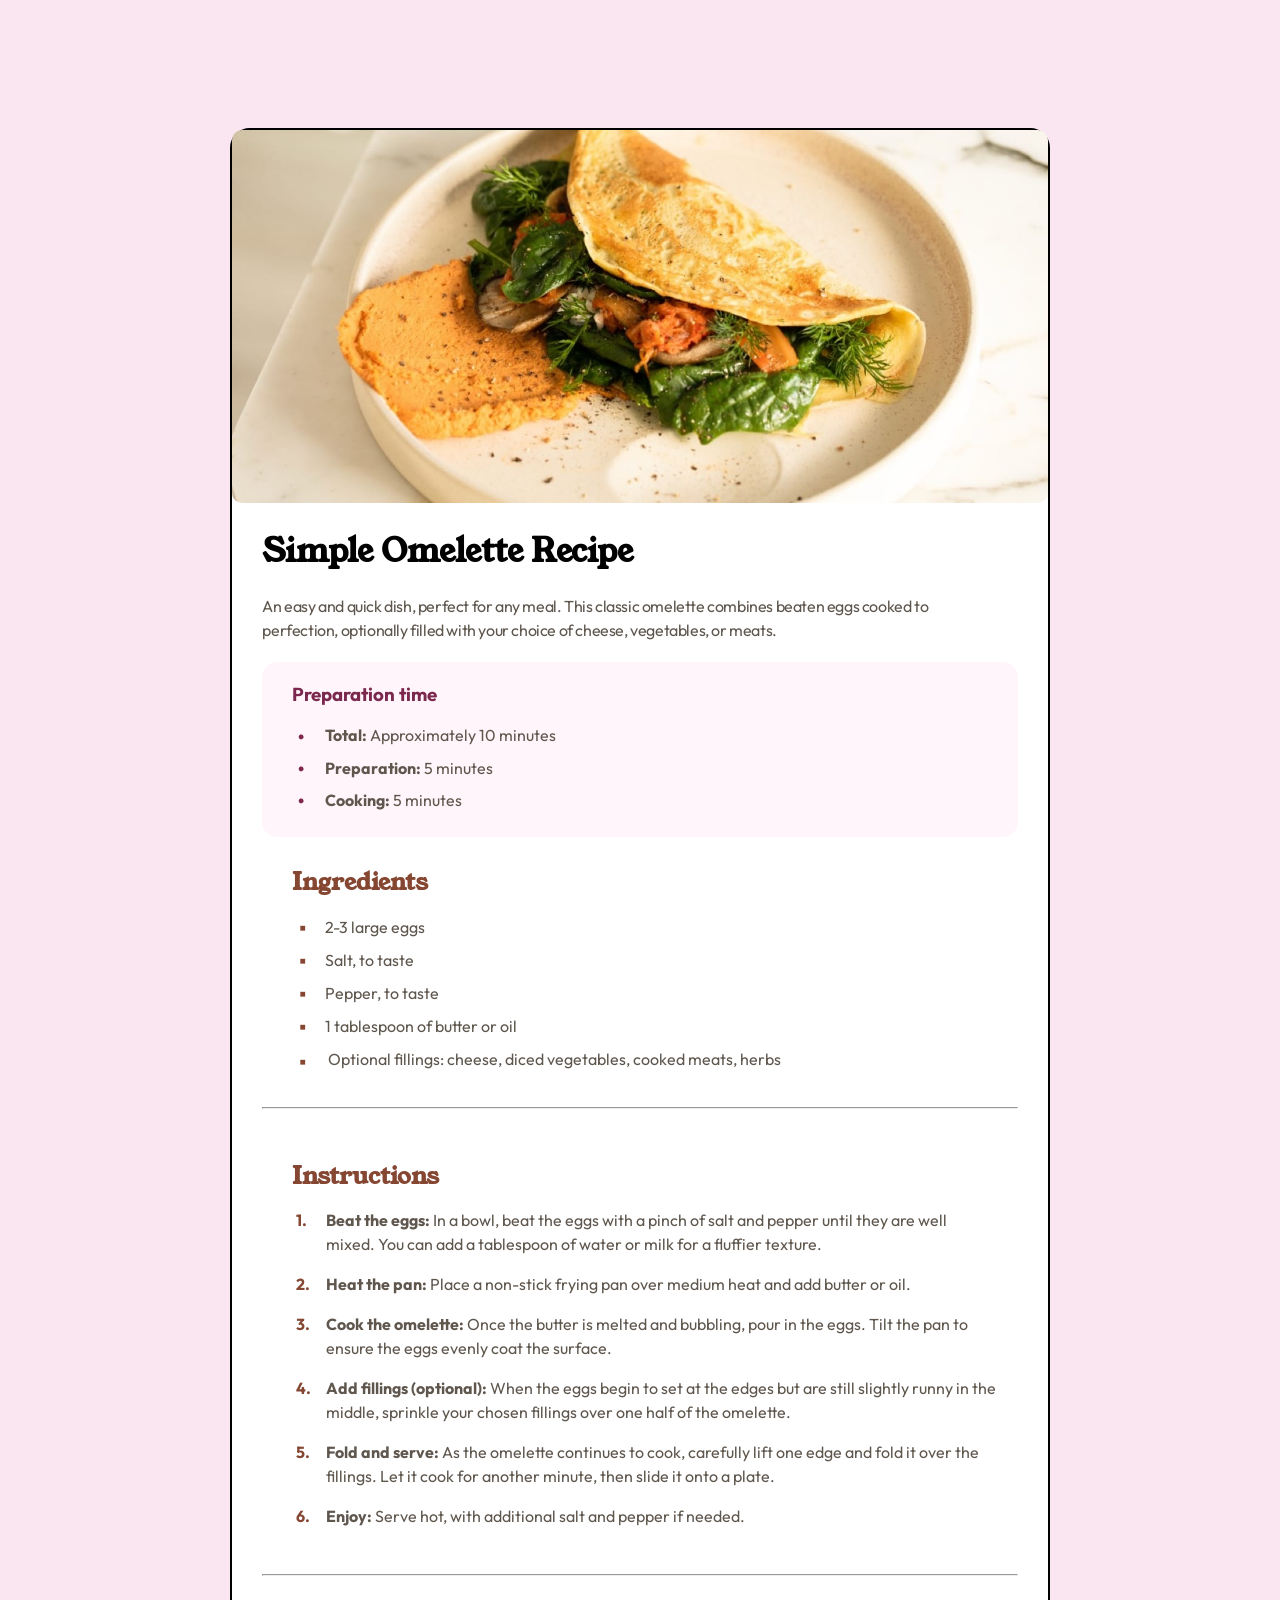
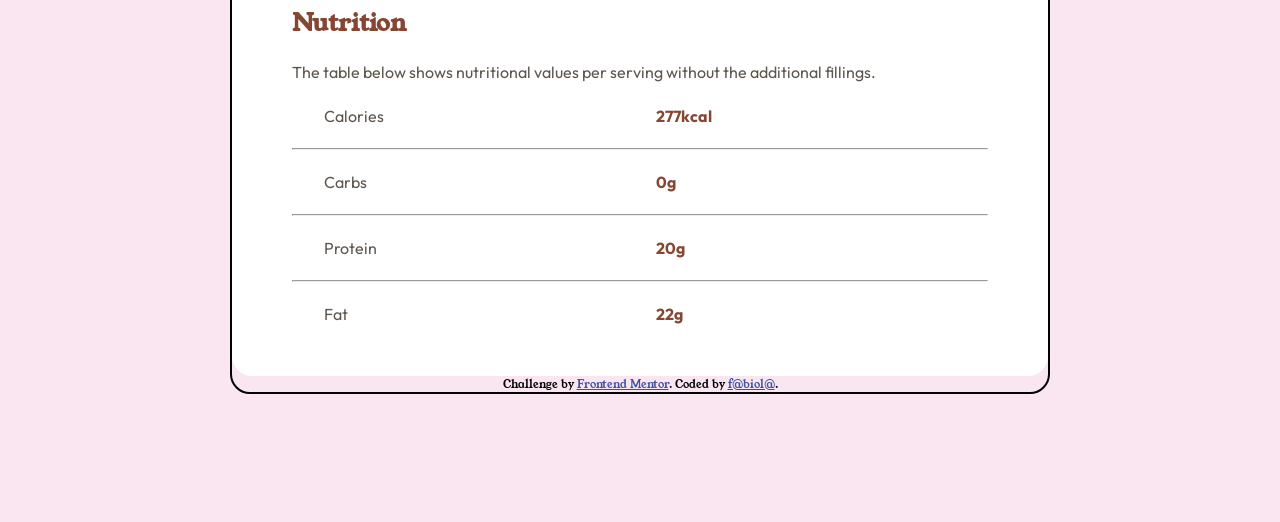
<file: index.html>
<!doctype html>
<html lang="en">
  <head>
    <meta charset="UTF-8" />
    <meta name="viewport" content="width=device-width, initial-scale=1.0" />
    <!-- displays site properly based on user's device -->

    <link
      rel="icon"
      type="image/png"
      sizes="32x32"
      href="./assets/images/favicon-32x32.png"
    />
    <link rel="preconnect" href="https://fonts.googleapis.com" />
    <link rel="preconnect" href="https://fonts.gstatic.com" crossorigin />
    <link
      href="https://fonts.googleapis.com/css2?family=Outfit:wght@100..900&family=Young+Serif&display=swap"
      rel="stylesheet"
    />
    <link rel="stylesheet" href="style.css" />
    <title>Frontend Mentor | Recipe page</title>

    <!-- Feel free to remove these styles or customise in your own stylesheet 👍 -->
    <style>
      .attribution {
        font-size: 11px;
        text-align: center;
      }
      .attribution a {
        color: hsl(228, 45%, 44%);
      }
    </style>
  </head>
  <body>
    <div class="component">
      <header>
        <section class="head">
          <div class="headImg">
            <img
              src="assets/images/image-omelette.jpeg"
              alt="omelette légumes"
            />
          </div>
          <div class="headText">
            <h1>Simple Omelette Recipe</h1>
            <p>
              An easy and quick dish, perfect for any meal. This classic
              omelette combines beaten eggs cooked to perfection, optionally
              filled with your choice of cheese, vegetables, or meats.
            </p>
          </div>
          <div class="preparation">
            <h2>Preparation time</h2>
            <ul>
              <li><span>Total:</span> Approximately 10 <em>minutes</em></li>
              <li><span>Preparation:</span> 5 minutes</li>
              <li><span>Cooking:</span> 5 minutes</li>
            </ul>
          </div>
        </section>
        <section class="ingredients">
          <h2>Ingredients</h2>
          <ul>
            <li>2-3 large eggs</li>
            <li>Salt, to taste</li>
            <li>Pepper, to taste</li>
            <li>1 tablespoon of butter or oil</li>
            <li>
              Optional fillings: cheese, diced
              <em>vegetables, cooked meats, herbs</em>
            </li>
          </ul>
        </section>
        <div class="straight">
          <hr />
        </div>
      </header>
      <main>
        <section class="instructions">
          <h2>Instructions</h2>
          <ol>
            <li>
              <span>Beat the eggs:</span> In a bowl, beat the eggs with a pinch
              of salt and pepper until they are well mixed. You can add a
              tablespoon of water or milk for a fluffier texture.
            </li>
            <li>
              <strong>Heat the pan:</strong> Place a non-stick frying pan over
              medium heat and add butter or oil.
            </li>
            <li>
              <span>Cook the omelette:</span> Once the butter is melted and
              bubbling, pour in the eggs. Tilt the pan to ensure the eggs evenly
              coat the surface.
            </li>
            <li>
              <span>Add fillings (optional):</span> When the eggs begin to set
              at the edges but are still slightly runny in the middle, sprinkle
              your chosen fillings over one half of the omelette.
            </li>
            <li>
              <span>Fold and serve:</span> As the omelette continues to cook,
              carefully lift one edge and fold it over the fillings. Let it cook
              for another minute, then slide it onto a plate.
            </li>
            <li>
              <span>Enjoy:</span> Serve hot, with additional salt and pepper if
              needed.
            </li>
          </ol>
        </section>
        <div class="straight">
          <hr />
        </div>
      </main>
      <footer>
        <section class="nutrition">
          <h2>Nutrition</h2>
          <p>
            The table below shows nutritional values per serving without the
            additional fillings.
          </p>
          <div class="table">
            <p>Calories</p>
            <p class="mesure">277kcal</p>
          </div>
          <hr />
          <div class="table">
            <p>Carbs</p>
            <p class="mesure">0g</p>
          </div>
          <hr />
          <div class="table">
            <p>Protein</p>
            <p class="mesure">20g</p>
          </div>
          <hr />
          <div class="table">
            <p>Fat</p>
            <p class="mesure">22g</p>
          </div>
        </section>
      </footer>
      <div class="attribution">
        Challenge by
        <a href="https://www.frontendmentor.io?ref=challenge" target="_blank"
          >Frontend Mentor</a
        >. Coded by
        <a
          href="https://www.frontendmentor.io/profile/Fabiola971"
          target="_blank"
          >f@biol@</a
        >.
      </div>
    </div>
  </body>
</html>
</file>
<file: style.css>
* {
  box-sizing: border-box;
  margin: 0;
  padding: 0;
}

body {
  font-family: "Young Serif", serif;
  font-size: 1em;
}

h2,
.mesure {
  color: hsl(14, 45%, 36%);
}

header,
main,
footer {
  background-color: hsl(0, 0%, 100%);
}

p {
  line-height: 1.5;
}

p,
li {
  font-family: "Outfit", sans-serif;
  color: hsl(30, 10%, 34%);
}

section {
  padding: 1.25em 1.25em 1.25em 0;
}

span {
  font-weight: bold;
}
/*******************HEADER******************/
header,
.headText {
  padding-bottom: 20px;
}

.head .headImg img {
  width: 100%;
}

.head .headText {
  padding-inline-start: 30px;
  padding-inline-end: 50px;
}

.head .headText h1 {
  padding: 20px 0;
  color: #000;
  font-size: 2em;
}

.head p {
  /* display: flex; */
  /* flex-direction: column; */
}

.preparation {
  border-radius: 15px;
  -webkit-border-radius: 15px;
  -moz-border-radius: 15px;
  -ms-border-radius: 15px;
  -o-border-radius: 15px;
  background-color: hsl(330, 100%, 98%);
  padding: 20px 20px 20px 30px;
  margin-inline: 30px;
}

.preparation h2 {
  font-size: 1.17em;
}

.preparation h2,
.preparation li::before {
  color: hsl(332, 51%, 32%);
  font-family: "Outfit", sans-serif;
}

.preparation ul,
.ingredients ul {
  list-style: none;
}

.preparation li::before {
  content: "\2022";
  display: inline-block;
  vertical-align: sub;
  padding: 0 20px 0 5px;
  font-size: 25px;
}

.preparation li,
.ingredient li {
  padding: 10px;
  position: relative;
}

.preparation li:first-of-type::before {
  vertical-align: top;
  line-height: 2;
}

.preparation li em {
  font-style: normal;
  position: absolute;
  top: 22px;
  left: 34px;
}
/******************INGREDIENTS******/
ul,
ol {
  padding-top: 15px;
}

.ingredients ul li {
  position: relative;
  text-indent: -60px;
  padding-left: 70px;
}

.ingredients li::before {
  content: "\25A0";
  padding: 10px 40px 10px 10px;
  color: hsl(14, 45%, 36%);
  font-size: 15px;
  position: relative;
  top: -8px;
}

.ingredients li:last-of-type::before {
  top: 15px;
}

.ingredients li em {
  display: block;
  font-style: normal;
  position: relative;
  left: 23px;
}

.straight {
  padding-inline: 30px;
}
/* INSTRUCTIONS */

.instructions ol {
  list-style: none;
  counter-reset: step;
}

.instructions ol li {
  counter-increment: step;
  line-height: 1.5;
  margin-bottom: 16px;
  position: relative;
  left: 34px;
  margin-inline-end: 25px;
}

.instructions ol li::before {
  content: counter(step) ".";
  color: hsl(14, 45%, 36%);
  font-weight: bold;
  position: absolute;
  left: -30px;
}

/* NUTRITION */

.nutrition h2 {
  margin-bottom: 20px;
}

.nutrition p {
  line-height: 1.5;
}

.table {
  display: flex;
  margin: 20px 0 20px 32px;
}

.table p {
  width: 50%;
}

.mesure {
  font-weight: bold;
}

@media (min-width: 62.5em) {
  /* 1000PX */
  body {
    background-color: hsl(328, 61%, 94%);
  }

  footer {
    border-radius: 0 0 20px 20px;
    -webkit-border-radius: 0 0 20px 20px;
    -moz-border-radius: 0 0 20px 20px;
    -ms-border-radius: 0 0 20px 20px;
    -o-border-radius: 0 0 20px 20px;
  }

  header {
    border-radius: 20px 20px 0 0;
    -webkit-border-radius: 20px 20px 0 0;
    -moz-border-radius: 20px 20px 0 0;
    -ms-border-radius: 20px 20px 0 0;
    -o-border-radius: 20px 20px 0 0;
  }

  section {
    padding: 30px;
  }

  .component {
    border-radius: 20px;
    -webkit-border-radius: 20px;
    -moz-border-radius: 20px;
    -ms-border-radius: 20px;
    -o-border-radius: 20px;
    margin: 10% 18%;
    border: 2px double;
  }

  .head .headImg {
    /* padding: 30px 30px 0 30px; */
    max-width: 100%;
  }

  .head .headImg img {
    border-radius: 10px;
    -webkit-border-radius: 10px;
    -moz-border-radius: 10px;
    -ms-border-radius: 10px;
    -o-border-radius: 10px;
  }

  .head .headText {
    padding-inline-start: 30px;
    padding-inline-end: 50px;
  }

  .preparation {
    /* margin-left: 30px; */
    width: auto;
  }

  .preparation li em {
    position: relative;
    top: 0;
    left: 0;
  }

  .preparation li:first-of-type::before {
    vertical-align: middle;
    line-height: normal;
  }

  .ingredients li em {
    display: inline;
    position: static;
  }

  .ingredients li:last-of-type::before {
    top: 0;
  }
}

@media (max-width: 1399px) {
  h1 {
    padding-inline: 30px;
  }

  .head {
    padding: 0;
  }

  .head p {
    letter-spacing: -0.4px;
  }

  .preparation li {
    padding: 0;
  }

  .preparation li::before {
    font-size: 25px;
  }

  .ingredients,
  .instructions,
  .nutrition {
    margin-inline: 30px;
  }

  .ingredients {
    line-height: 30px;
  }

  .ingredients li::before {
    top: -2px;
    left: -13px;
    padding-right: 7px;
    font-size: 10px;
  }
}

@media (min-width: 90em) {
  /* 1440PX */
  html {
    font-size: 1.5vw;
  }

  .head .headText {
    padding-inline-start: 0;
  }

  head .headText h1 {
    font-size: 3.5vw;
  }

  .preparation {
    margin-inline: 0;
  }
}
</file>
